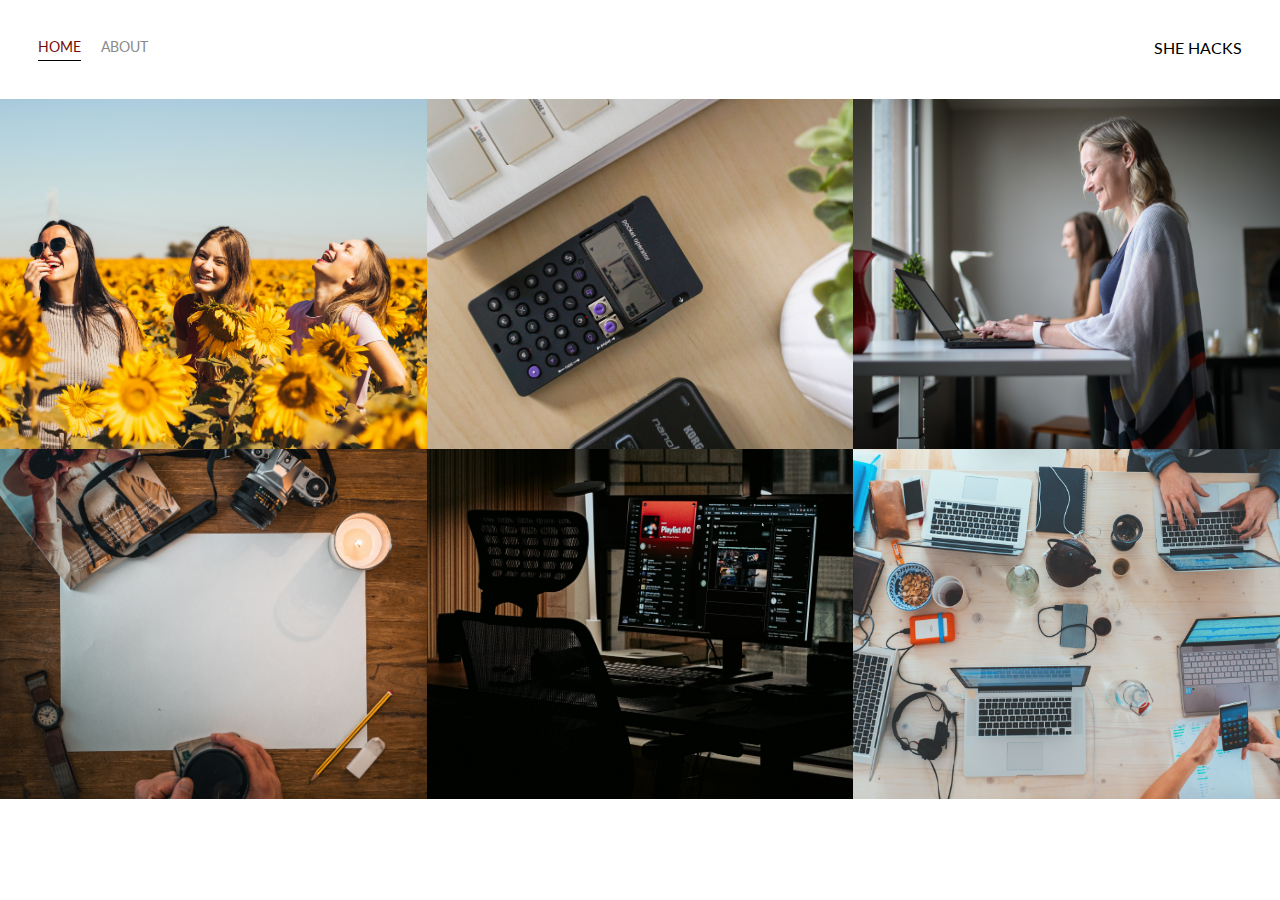
<file: index.html>
<!DOCTYPE html>
<html lang='en'>

<head>
  <meta charset='UTF-8'>
  <title>Portfolio Homepage</title>
  <link href="https://fonts.googleapis.com/css?family=Lato" rel="stylesheet">
  <link rel="stylesheet" href="styles.css">
</head>

<body>
  <div class="container">
    <div class="nav-wrapper">
      <div class="left-side">
        <div class="nav-link-wrapper active-nav-link">
          <a href="index.html">Home</a>
        </div>

        <div class="nav-link-wrapper">
          <a href="about.html">About</a>
        </div>
      </div>

      <div class="right-side">
        <div class="brand">
          SHE HACKS
        </div>
      </div>
    </div>

    <div class="content-wrapper">
      <div class="portfolio-items-wrapper">

        <div class="portfolio-item-wrapper">
          <div class="portfolio-img-background" style="background-image:url(girls.jpg)"></div>
          <div class="img-text-wrapper">
            
            <div class="subtitle"><h1>SHE HACKS</h1>
              GET A CHANCE TO GRAB YOUR KNOWLEDGE</div>
          </div>
        </div>

        <div class="portfolio-item-wrapper">
          <div class="portfolio-img-background" style="background-image:url(images/image1.jpg)"></div>

          <div class="img-text-wrapper">
           
            <div class="subtitle"><h3>TEAMMATES</h3>
              <p>
                1.ATHIRA B SANTHOSH<br><br>

                 2.GOWRISREE S <br> <br>

                 3.BLESSY P S</p></div>
          </div>
        </div>

        <div class="portfolio-item-wrapper">
          <div class="portfolio-img-background" style="background-image:url(images/image2.jpg)"></div>
          <div class="img-text-wrapper">
            
            <div class="subtitle"><h3>VISION</h3>
              <p>To create a more diverse and inclusive tech world,we need to inspire and empower the next generation of femalerole models to pursue and develop their career in technology and become innovators, leaders and entrepreneurs.Its not always straightforward. It takes time, action and support.Join us on a mission! Together we can make a difference</p></div>
          </div>
            
        </div>

        <div class="portfolio-item-wrapper">
          <div class="portfolio-img-background" style="background-image:url(images/image3.jpg)"></div>
          <div class="img-text-wrapper">
            
            <div class="subtitle"><h3>MISSION</h3>
              <p> Empower women and femme non-binary individuals in technology to achieve ,provide them with oppurtunities to explore the tech industry in an inspiring, encouraging,and energizing environment.Create a community of inclusivity within the tech industry.</p></div>
           </div>
        </div>

        <div class="portfolio-item-wrapper">
          <div class="portfolio-img-background" style="background-image:url(images/image4.jpg)"></div>
          <div class="img-text-wrapper">
            
            <div class="subtitle"><h3>WHY WE CHOOSE THIS</h3>
              <p>We are looking for the opportunity to expand our learning, put to use the skills and experience, work in a team that is inclusive and an environment that helps propel our growth</p></div>
          </div>
        </div>

        <div class="portfolio-item-wrapper">
          <div class="portfolio-img-background" style="background-image:url(images/image5.jpg)"></div>
          <div class="img-text-wrapper">
            
            <div class="subtitle"><h3>EXPECTATIONS</h3>
              Earn new things<BR><BR>
              Blend with team mates<BR><BR>
              The value of varied approaches<BR><BR>
              Gain insights on my capabilities<BR><BR>
              Clear communication from instructors</div>
          </div>
        </div>

      </div>
    </div>
  </div>

</body>

<script>
  const portfolioItems = document.querySelectorAll('.portfolio-item-wrapper');

  portfolioItems.forEach(portfolioItem => {
    portfolioItem.addEventListener('mouseover', () => {
      console.log(portfolioItem.childNodes[1].classList)
      portfolioItem.childNodes[1].classList.add('image-blur');
    });

    portfolioItem.addEventListener('mouseout', () => {
      console.log(portfolioItem.childNodes[1].classList)
      portfolioItem.childNodes[1].classList.remove('image-blur');
    });
  });

</script>

</html>
</file>
<file: styles.css>
body {
     font-style: bold;
    font-family: "Lato", sans-serif;
    margin: 0px;
  }
  
  .container {
    display: grid;
    grid-template-columns: 1fr;
  }
  
  .nav-wrapper {
    display: flex;
    justify-content: space-between;
    padding: 38px;
  }
  
  .left-side {
    display: flex;
  }
  
  .nav-wrapper > .left-side > div {
    margin-right: 20px;
    text-transform: uppercase;
    font-size: 0.9rem;
  }
  
  .nav-link-wrapper {
    height: 22px;
    border-bottom: 1px solid transparent;
    transition: border-bottom 0.5s;
  }
  
  .active-nav-link {
    border-bottom: 1px solid black;
  }
  
  .active-nav-link a {
    color: #720a0a !important;
  }
  
  .nav-link-wrapper a {
    color: #8a8a8a;
    text-decoration: none;
    transition: color 0.5s;
  }
  
  .nav-link-wrapper:hover {
    border-bottom: 1px solid black;
  }
  
  .nav-link-wrapper a:hover {
    color: black;
  }
  
  .portfolio-items-wrapper {
    display: grid;
    grid-template-columns: 1fr 1fr 1fr;
  }
  
  .portfolio-item-wrapper {
    position: relative;
  }
  
  .portfolio-img-background {
    background-size: cover;
    background-position: center;
    background-repeat: no-repeat;
    height: 350px;
    width: 100%;
  }
  
  .img-text-wrapper {
    position: absolute;
    top: 0;
    display: flex;
    flex-direction: column;
    justify-content: center;
    align-items: center;
    height: 100%;
    text-align: center;
    padding-left: 100px;
    padding-right: 100px;
  }
  
  .img-text-wrapper .subtitle {
    transition: 1s;
    color: transparent;
  }
  
  .image-blur {
    transition: 1s;
    filter: brightness(10%);
  }
  
  .img-text-wrapper:hover .subtitle {
    color: lightseagreen;
    font-weight: 600;
  }
  
  .logo-wrapper img {
    width: 50%;
    margin-bottom: 20px;
  }
  
  .two-column-wrapper {
    display: grid;
    grid-template-columns: 1fr 1fr;
  }
  
  .profile-image-wrapper img {
    width: 100%;
  }
  
  .profile-content-wrapper {
    padding: 30px;
  }
  
  .profile-content-wrapper h1 {
    color: lightseagreen;
  }
</file>
